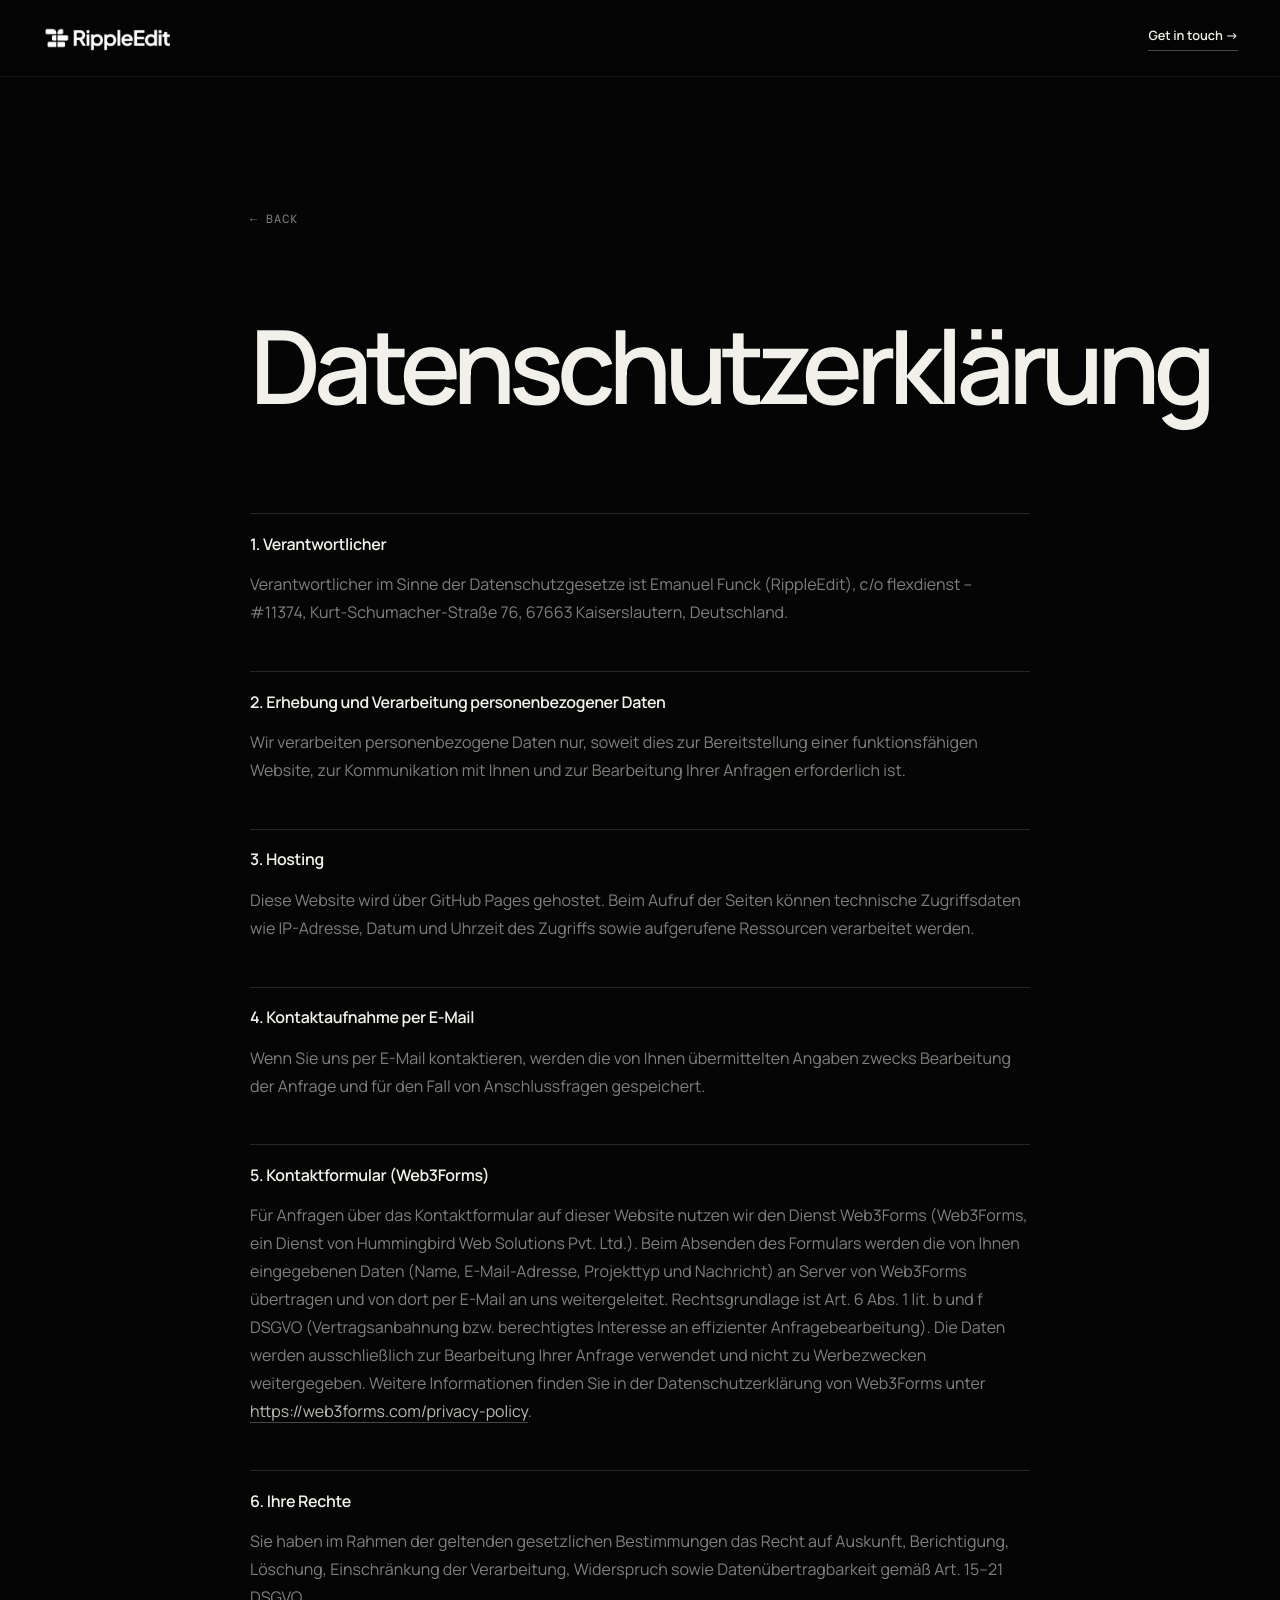
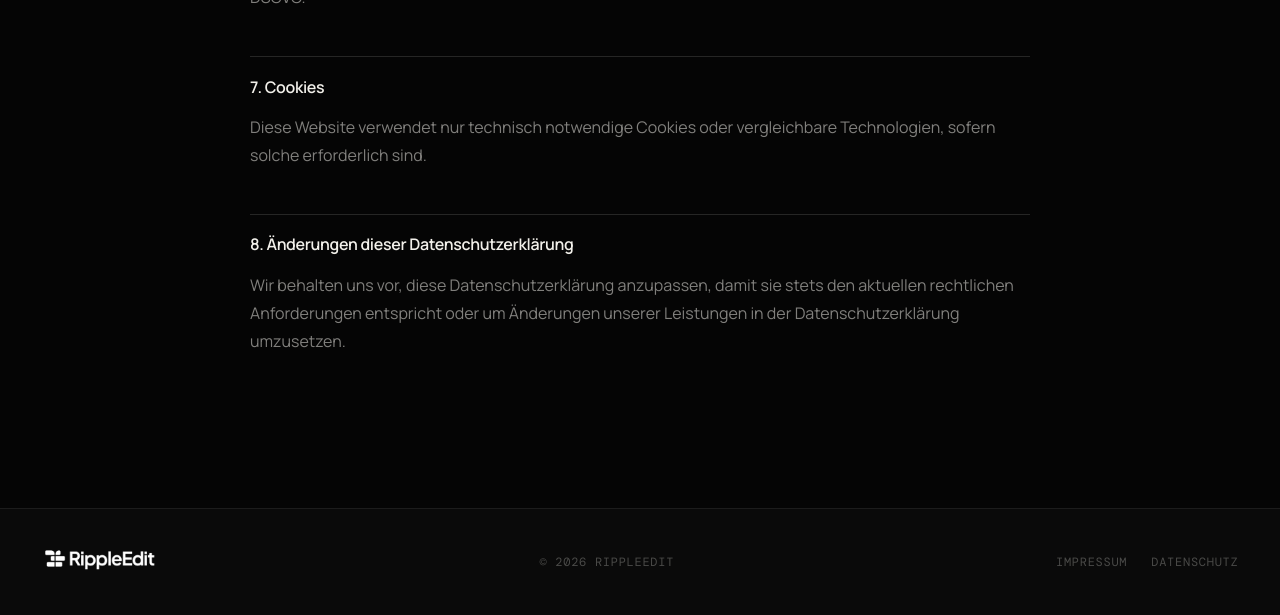
<file: datenschutz.html>
<!DOCTYPE html>
<html lang="de">
  <head>
    <meta charset="UTF-8" />
    <meta name="viewport" content="width=device-width, initial-scale=1.0" />
    <meta name="description" content="Datenschutzerklärung von RippleEdit." />
    <title>Datenschutzerklärung | RippleEdit</title>
    <link rel="icon" type="image/png" href="assets/favicon.png" />
    <link rel="preconnect" href="https://fonts.googleapis.com" />
    <link rel="preconnect" href="https://fonts.gstatic.com" crossorigin />
    <link href="https://fonts.googleapis.com/css2?family=DM+Mono:wght@400;500&amp;family=Manrope:wght@400;500;600;700&amp;display=swap" rel="stylesheet" />
    <style>
      *, *::before, *::after { box-sizing: border-box; }
      html { scroll-behavior: smooth; }

      body {
        margin: 0;
        background: #09090b;
        color: #f4f4f5;
        font-family: "Inter", system-ui, sans-serif;
        font-size: 0.9375rem;
        line-height: 1.6;
        -webkit-font-smoothing: antialiased;
      }

      a { color: inherit; text-decoration: none; }
      p { margin: 0; }

      /* Nav */
      .nav {
        position: sticky;
        top: 0;
        z-index: 100;
        border-bottom: 1px solid rgba(255,255,255,0.08);
        background: rgba(9,9,11,0.85);
        backdrop-filter: blur(12px);
        -webkit-backdrop-filter: blur(12px);
      }
      .nav-inner {
        width: min(calc(100% - 2rem), 1120px);
        margin: 0 auto;
        height: 68px;
        display: flex;
        align-items: center;
        justify-content: space-between;
      }
      .nav-logo img { display: block; height: 28px; width: auto; }
      .footer-logo img { height: 18px; width: auto; }
      .nav-cta {
        display: inline-flex;
        align-items: center;
        padding: 0.5rem 1rem;
        border-radius: 999px;
        border: 1px solid rgba(255,255,255,0.14);
        font-size: 0.8125rem;
        font-weight: 500;
        color: #f4f4f5;
        transition: border-color 180ms ease, background 180ms ease;
      }
      .nav-cta:hover {
        border-color: rgba(255,255,255,0.3);
        background: rgba(255,255,255,0.04);
      }

      /* Content */
      .legal-wrap {
        width: min(calc(100% - 2rem), 680px);
        margin: 0 auto;
        padding: clamp(3rem, 6vw, 5rem) 0 clamp(4rem, 8vw, 7rem);
      }

      .back-link {
        display: inline-flex;
        align-items: center;
        gap: 0.4rem;
        font-size: 0.8125rem;
        color: #71717a;
        margin-bottom: 2.5rem;
        transition: color 180ms ease;
      }
      .back-link:hover { color: #a1a1aa; }

      h1 {
        font-family: "Plus Jakarta Sans", "Inter", sans-serif;
        font-size: clamp(2rem, 4vw, 2.75rem);
        font-weight: 700;
        letter-spacing: -0.04em;
        line-height: 1.05;
        color: #f4f4f5;
        margin: 0 0 2.5rem;
      }

      h2 {
        font-size: 0.9375rem;
        font-weight: 600;
        color: #f4f4f5;
        letter-spacing: -0.01em;
        margin: 2.25rem 0 0.6rem;
      }

      p {
        color: #a1a1aa;
        line-height: 1.75;
        margin-bottom: 0;
      }

      p + p { margin-top: 0.75rem; }

      .legal-wrap a:not(.back-link):not(.nav-cta) {
        color: #60a5fa;
        border-bottom: 1px solid rgba(96,165,250,0.3);
        transition: border-color 180ms ease;
      }
      .legal-wrap a:not(.back-link):not(.nav-cta):hover {
        border-color: rgba(96,165,250,0.7);
      }

      /* Footer */
      .footer {
        border-top: 1px solid rgba(255,255,255,0.08);
        padding: 2rem 0;
      }
      .footer-inner {
        width: min(calc(100% - 2rem), 1120px);
        margin: 0 auto;
        display: flex;
        align-items: center;
        justify-content: space-between;
        gap: 1.5rem;
        flex-wrap: wrap;
      }
      .footer-copy {
        font-size: 0.8125rem;
        color: #71717a;
      }
      .footer-legal {
        display: flex;
        gap: 1.5rem;
      }
      .footer-legal a {
        font-size: 0.8125rem;
        color: #71717a;
        transition: color 180ms ease;
      }
      .footer-legal a:hover { color: #a1a1aa; }
    </style>
    <link rel="stylesheet" href="css/tokens.css" />
    <link rel="stylesheet" href="css/legal.css" />
  </head>
  <body>

    <header class="nav">
      <div class="nav-inner">
        <a href="index.html" class="nav-logo" aria-label="RippleEdit home">
          <img src="assets/logotype.png" alt="RippleEdit" height="20" />
        </a>
        <a href="index.html#contact" class="nav-cta">Get in touch →</a>
      </div>
    </header>

    <main>
      <div class="legal-wrap">
        <a href="index.html" class="back-link">← Back</a>

        <h1>Datenschutzerklärung</h1>

        <h2>1. Verantwortlicher</h2>
        <p>Verantwortlicher im Sinne der Datenschutzgesetze ist Emanuel Funck (RippleEdit), c/o flexdienst – #11374, Kurt-Schumacher-Straße 76, 67663 Kaiserslautern, Deutschland.</p>

        <h2>2. Erhebung und Verarbeitung personenbezogener Daten</h2>
        <p>Wir verarbeiten personenbezogene Daten nur, soweit dies zur Bereitstellung einer funktionsfähigen Website, zur Kommunikation mit Ihnen und zur Bearbeitung Ihrer Anfragen erforderlich ist.</p>

        <h2>3. Hosting</h2>
        <p>Diese Website wird über GitHub Pages gehostet. Beim Aufruf der Seiten können technische Zugriffsdaten wie IP-Adresse, Datum und Uhrzeit des Zugriffs sowie aufgerufene Ressourcen verarbeitet werden.</p>

        <h2>4. Kontaktaufnahme per E-Mail</h2>
        <p>Wenn Sie uns per E-Mail kontaktieren, werden die von Ihnen übermittelten Angaben zwecks Bearbeitung der Anfrage und für den Fall von Anschlussfragen gespeichert.</p>

        <h2>5. Kontaktformular (Web3Forms)</h2>
        <p>Für Anfragen über das Kontaktformular auf dieser Website nutzen wir den Dienst Web3Forms (Web3Forms, ein Dienst von Hummingbird Web Solutions Pvt. Ltd.). Beim Absenden des Formulars werden die von Ihnen eingegebenen Daten (Name, E-Mail-Adresse, Projekttyp und Nachricht) an Server von Web3Forms übertragen und von dort per E-Mail an uns weitergeleitet. Rechtsgrundlage ist Art. 6 Abs. 1 lit. b und f DSGVO (Vertragsanbahnung bzw. berechtigtes Interesse an effizienter Anfragebearbeitung). Die Daten werden ausschließlich zur Bearbeitung Ihrer Anfrage verwendet und nicht zu Werbezwecken weitergegeben. Weitere Informationen finden Sie in der Datenschutzerklärung von Web3Forms unter <a href="https://web3forms.com/privacy-policy" target="_blank" rel="noopener noreferrer">https://web3forms.com/privacy-policy</a>.</p>

        <h2>6. Ihre Rechte</h2>
        <p>Sie haben im Rahmen der geltenden gesetzlichen Bestimmungen das Recht auf Auskunft, Berichtigung, Löschung, Einschränkung der Verarbeitung, Widerspruch sowie Datenübertragbarkeit gemäß Art. 15–21 DSGVO.</p>

        <h2>7. Cookies</h2>
        <p>Diese Website verwendet nur technisch notwendige Cookies oder vergleichbare Technologien, sofern solche erforderlich sind.</p>

        <h2>8. Änderungen dieser Datenschutzerklärung</h2>
        <p>Wir behalten uns vor, diese Datenschutzerklärung anzupassen, damit sie stets den aktuellen rechtlichen Anforderungen entspricht oder um Änderungen unserer Leistungen in der Datenschutzerklärung umzusetzen.</p>
      </div>
    </main>

    <footer class="footer">
      <div class="footer-inner">
        <a href="index.html" aria-label="Back to top">
          <img src="assets/logotype.png" alt="RippleEdit" height="16" />
        </a>
        <p class="footer-copy">© 2026 RippleEdit</p>
        <nav class="footer-legal" aria-label="Legal">
          <a href="impressum.html">Impressum</a>
          <a href="datenschutz.html">Datenschutz</a>
        </nav>
      </div>
    </footer>

  </body>
</html>
</file>
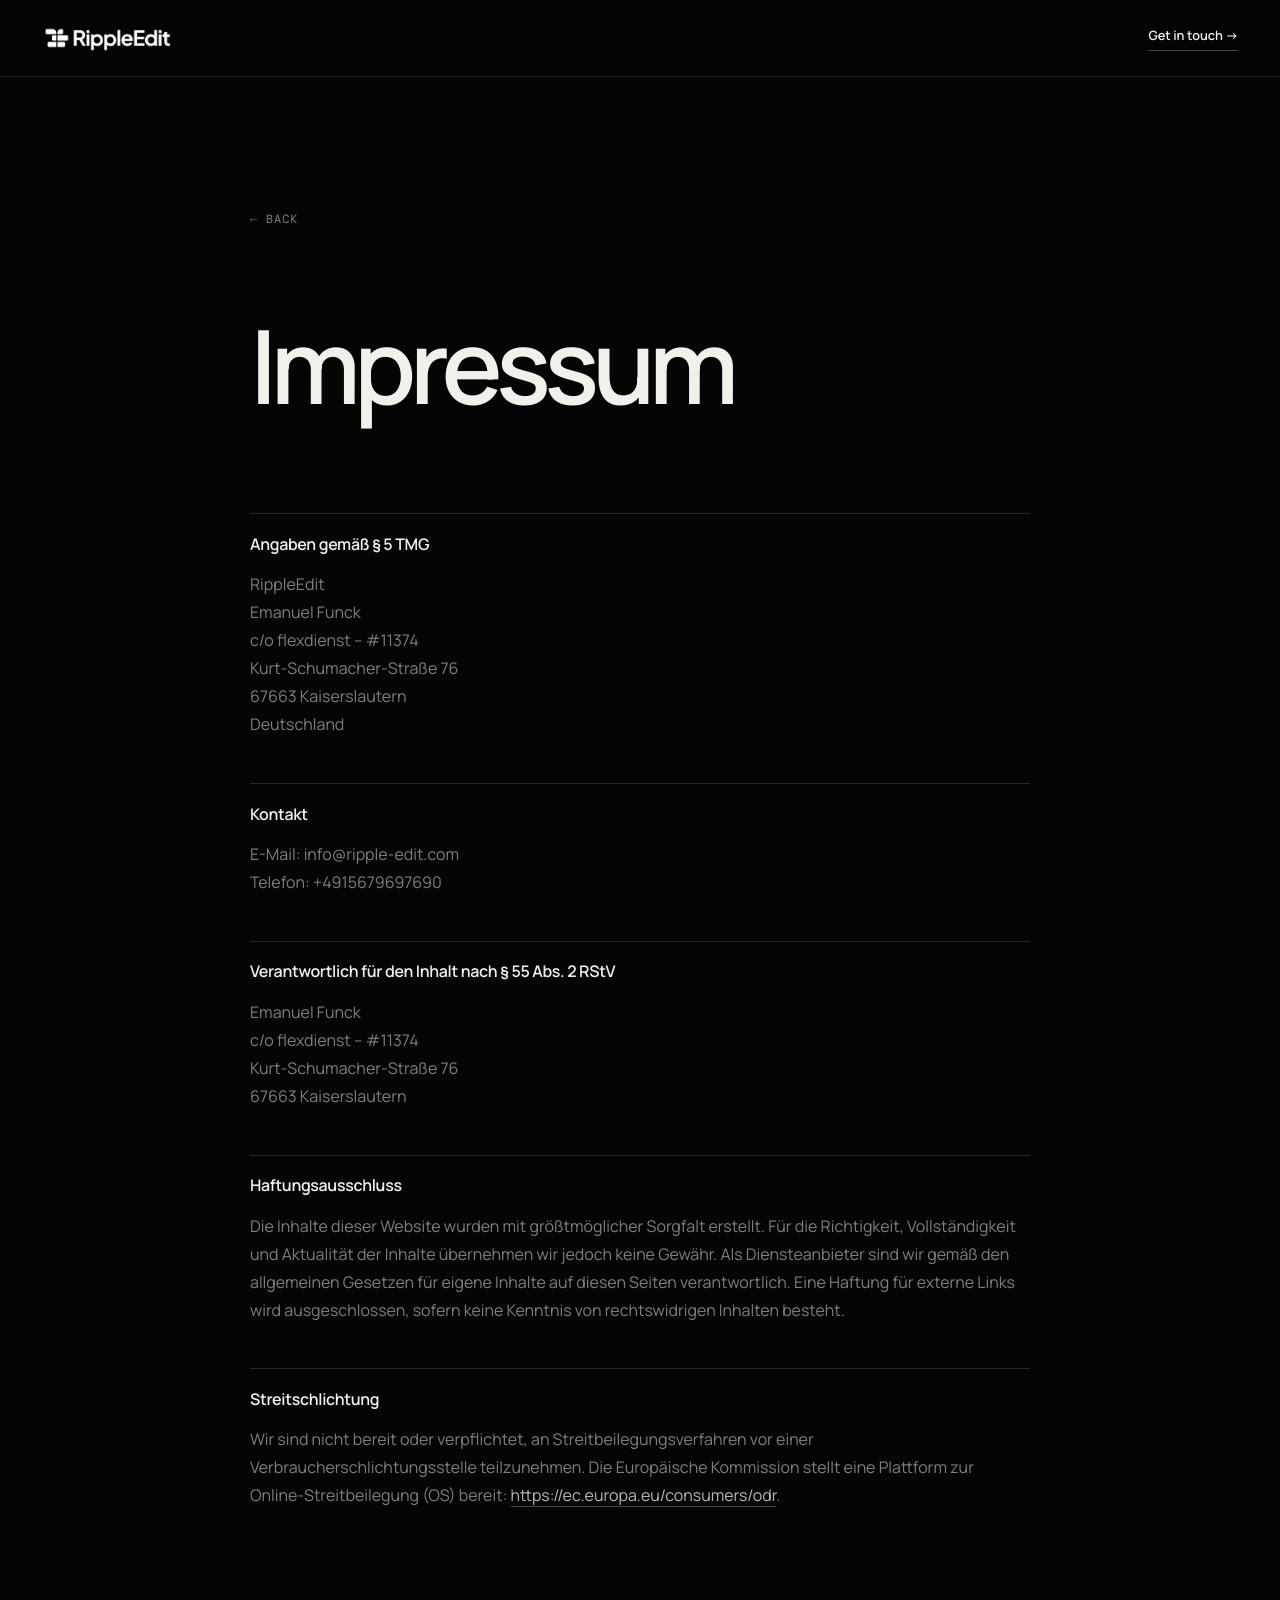
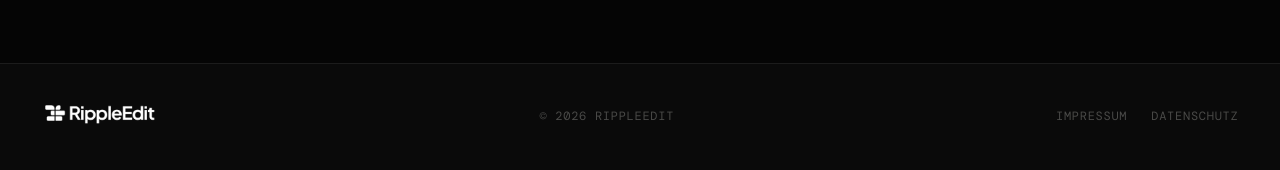
<file: impressum.html>
<!DOCTYPE html>
<html lang="de">
  <head>
    <meta charset="UTF-8" />
    <meta name="viewport" content="width=device-width, initial-scale=1.0" />
    <meta name="description" content="Impressum von RippleEdit." />
    <title>Impressum | RippleEdit</title>
    <link rel="icon" type="image/png" href="assets/favicon.png" />
    <link rel="preconnect" href="https://fonts.googleapis.com" />
    <link rel="preconnect" href="https://fonts.gstatic.com" crossorigin />
    <link href="https://fonts.googleapis.com/css2?family=DM+Mono:wght@400;500&amp;family=Manrope:wght@400;500;600;700&amp;display=swap" rel="stylesheet" />
    <style>
      *, *::before, *::after { box-sizing: border-box; }
      html { scroll-behavior: smooth; }

      body {
        margin: 0;
        background: #09090b;
        color: #f4f4f5;
        font-family: "Inter", system-ui, sans-serif;
        font-size: 0.9375rem;
        line-height: 1.6;
        -webkit-font-smoothing: antialiased;
      }

      a { color: inherit; text-decoration: none; }
      p { margin: 0; }

      /* Nav */
      .nav {
        position: sticky;
        top: 0;
        z-index: 100;
        border-bottom: 1px solid rgba(255,255,255,0.08);
        background: rgba(9,9,11,0.85);
        backdrop-filter: blur(12px);
        -webkit-backdrop-filter: blur(12px);
      }
      .nav-inner {
        width: min(calc(100% - 2rem), 1120px);
        margin: 0 auto;
        height: 68px;
        display: flex;
        align-items: center;
        justify-content: space-between;
      }
      .nav-logo img { display: block; height: 28px; width: auto; }
      .footer-logo img { height: 18px; width: auto; }
      .nav-cta {
        display: inline-flex;
        align-items: center;
        padding: 0.5rem 1rem;
        border-radius: 999px;
        border: 1px solid rgba(255,255,255,0.14);
        font-size: 0.8125rem;
        font-weight: 500;
        color: #f4f4f5;
        transition: border-color 180ms ease, background 180ms ease;
      }
      .nav-cta:hover {
        border-color: rgba(255,255,255,0.3);
        background: rgba(255,255,255,0.04);
      }

      /* Content */
      .legal-wrap {
        width: min(calc(100% - 2rem), 680px);
        margin: 0 auto;
        padding: clamp(3rem, 6vw, 5rem) 0 clamp(4rem, 8vw, 7rem);
      }

      .back-link {
        display: inline-flex;
        align-items: center;
        gap: 0.4rem;
        font-size: 0.8125rem;
        color: #71717a;
        margin-bottom: 2.5rem;
        transition: color 180ms ease;
      }
      .back-link:hover { color: #a1a1aa; }

      h1 {
        font-family: "Plus Jakarta Sans", "Inter", sans-serif;
        font-size: clamp(2rem, 4vw, 2.75rem);
        font-weight: 700;
        letter-spacing: -0.04em;
        line-height: 1.05;
        color: #f4f4f5;
        margin: 0 0 2.5rem;
      }

      h2 {
        font-size: 0.9375rem;
        font-weight: 600;
        color: #f4f4f5;
        letter-spacing: -0.01em;
        margin: 2.25rem 0 0.6rem;
      }

      p {
        color: #a1a1aa;
        line-height: 1.75;
        margin-bottom: 0;
      }

      p + p { margin-top: 0.75rem; }

      .legal-wrap a:not(.back-link):not(.nav-cta) {
        color: #60a5fa;
        border-bottom: 1px solid rgba(96,165,250,0.3);
        transition: border-color 180ms ease;
      }
      .legal-wrap a:not(.back-link):not(.nav-cta):hover {
        border-color: rgba(96,165,250,0.7);
      }

      /* Footer */
      .footer {
        border-top: 1px solid rgba(255,255,255,0.08);
        padding: 2rem 0;
      }
      .footer-inner {
        width: min(calc(100% - 2rem), 1120px);
        margin: 0 auto;
        display: flex;
        align-items: center;
        justify-content: space-between;
        gap: 1.5rem;
        flex-wrap: wrap;
      }
      .footer-copy {
        font-size: 0.8125rem;
        color: #71717a;
      }
      .footer-legal {
        display: flex;
        gap: 1.5rem;
      }
      .footer-legal a {
        font-size: 0.8125rem;
        color: #71717a;
        transition: color 180ms ease;
      }
      .footer-legal a:hover { color: #a1a1aa; }
    </style>
    <link rel="stylesheet" href="css/tokens.css" />
    <link rel="stylesheet" href="css/legal.css" />
  </head>
  <body>

    <header class="nav">
      <div class="nav-inner">
        <a href="index.html" class="nav-logo" aria-label="RippleEdit home">
          <img src="assets/logotype.png" alt="RippleEdit" height="20" />
        </a>
        <a href="index.html#contact" class="nav-cta">Get in touch →</a>
      </div>
    </header>

    <main>
      <div class="legal-wrap">
        <a href="index.html" class="back-link">← Back</a>

        <h1>Impressum</h1>

        <h2>Angaben gemäß § 5 TMG</h2>
        <p>RippleEdit<br />Emanuel Funck<br />c/o flexdienst – #11374<br />Kurt-Schumacher-Straße 76<br />67663 Kaiserslautern<br />Deutschland</p>

        <h2>Kontakt</h2>
        <p>E-Mail: info@ripple-edit.com<br />Telefon: +4915679697690</p>

        <h2>Verantwortlich für den Inhalt nach § 55 Abs. 2 RStV</h2>
        <p>Emanuel Funck<br />c/o flexdienst – #11374<br />Kurt-Schumacher-Straße 76<br />67663 Kaiserslautern</p>

        <h2>Haftungsausschluss</h2>
        <p>Die Inhalte dieser Website wurden mit größtmöglicher Sorgfalt erstellt. Für die Richtigkeit, Vollständigkeit und Aktualität der Inhalte übernehmen wir jedoch keine Gewähr. Als Diensteanbieter sind wir gemäß den allgemeinen Gesetzen für eigene Inhalte auf diesen Seiten verantwortlich. Eine Haftung für externe Links wird ausgeschlossen, sofern keine Kenntnis von rechtswidrigen Inhalten besteht.</p>

        <h2>Streitschlichtung</h2>
        <p>Wir sind nicht bereit oder verpflichtet, an Streitbeilegungsverfahren vor einer Verbraucherschlichtungsstelle teilzunehmen. Die Europäische Kommission stellt eine Plattform zur Online-Streitbeilegung (OS) bereit: <a href="https://ec.europa.eu/consumers/odr" target="_blank" rel="noopener noreferrer">https://ec.europa.eu/consumers/odr</a>.</p>
      </div>
    </main>

    <footer class="footer">
      <div class="footer-inner">
        <a href="index.html" aria-label="Back to top">
          <img src="assets/logotype.png" alt="RippleEdit" height="16" />
        </a>
        <p class="footer-copy">© 2026 RippleEdit</p>
        <nav class="footer-legal" aria-label="Legal">
          <a href="impressum.html">Impressum</a>
          <a href="datenschutz.html">Datenschutz</a>
        </nav>
      </div>
    </footer>

  </body>
</html>
</file>
<file: css/tokens.css>
:root {
  --black: #050505;
  --black-soft: #0a0a0a;
  --panel: #101010;
  --white: #f2f0ea;
  --white-88: rgba(242, 240, 234, 0.88);
  --white-76: rgba(242, 240, 234, 0.76);
  --white-64: rgba(242, 240, 234, 0.64);
  --white-52: rgba(242, 240, 234, 0.52);
  --white-28: rgba(242, 240, 234, 0.28);
  --white-14: rgba(242, 240, 234, 0.14);
  --white-08: rgba(242, 240, 234, 0.08);
  --signal: #ff3d17;
  --font-sans: "Manrope", "Helvetica Neue", Arial, sans-serif;
  --font-mono: "DM Mono", "SFMono-Regular", Consolas, monospace;
  --gutter: clamp(1rem, 3.25vw, 3.5rem);
  /* Sections open with air and close tight, so the space between two of them
     reads as one considered gap rather than two paddings meeting. */
  --section-lead: clamp(4.5rem, 7.5vw, 8rem);
  --section-tail: clamp(2.5rem, 4.2vw, 4.5rem);
  --radius-small: 4px;
  --radius-media: 10px;
  --radius-control: 999px;
  /* Type floor for mono UI labels. Nothing in the interface goes below this. */
  --fs-label: 0.75rem;
  --fs-small: 0.8125rem;
  --fs-body: 0.9375rem;
  --ease-out: cubic-bezier(0.16, 1, 0.3, 1);
  --ease-cut: cubic-bezier(0.76, 0, 0.24, 1);
  --max-width: 1760px;
}
</file>
<file: css/legal.css>
html { color-scheme: dark; background: var(--black); }

body {
  min-width: 320px;
  background: var(--black);
  color: var(--white);
  font-family: var(--font-sans);
  font-size: 1rem;
  line-height: 1.6;
  text-rendering: geometricPrecision;
}

::selection { background: var(--white); color: var(--black); }

:focus-visible {
  outline: 1px solid var(--white);
  outline-offset: 4px;
}

.nav {
  border-bottom-color: var(--white-08);
  background: rgba(5, 5, 5, 0.82);
  backdrop-filter: blur(18px);
}

.nav-inner,
.footer-inner {
  width: 100%;
  max-width: var(--max-width);
  padding-inline: var(--gutter);
}

.nav-inner { height: 76px; }
.nav-logo img { width: 132px; height: auto; }

.nav-cta {
  padding: 0 0 0.3rem;
  border: 0;
  border-bottom: 1px solid var(--white-28);
  border-radius: 0;
  color: var(--white);
  font-size: 0.8rem;
  font-weight: 600;
}

.nav-cta:hover { border-color: var(--white); background: transparent; }

.legal-wrap {
  width: min(calc(100% - var(--gutter) - var(--gutter)), 780px);
  padding: clamp(5rem, 10vw, 9rem) 0 clamp(6rem, 12vw, 11rem);
}

.back-link {
  margin-bottom: clamp(3rem, 7vw, 6rem);
  color: var(--white-52);
  font-family: var(--font-mono);
  font-size: 0.75rem;
  letter-spacing: 0.07em;
  text-transform: uppercase;
}

.back-link:hover { color: var(--white); }

h1 {
  margin-bottom: clamp(4rem, 8vw, 7rem);
  color: var(--white);
  font-family: var(--font-sans);
  font-size: clamp(3.7rem, 8vw, 7.5rem);
  font-weight: 600;
  line-height: 0.9;
  letter-spacing: -0.065em;
}

h2 {
  margin: 2.8rem 0 0.8rem;
  padding-top: 1.1rem;
  border-top: 1px solid var(--white-14);
  color: var(--white);
  font-size: 1rem;
  font-weight: 600;
  letter-spacing: -0.02em;
}

p { color: var(--white-52); line-height: 1.75; }

.legal-wrap a:not(.back-link):not(.nav-cta) {
  color: var(--white-76);
  border-bottom-color: var(--white-28);
}

.legal-wrap a:not(.back-link):not(.nav-cta):hover { border-bottom-color: var(--white); }

.footer {
  border-top-color: var(--white-08);
  background: var(--black-soft);
  padding-block: 2.25rem;
}

.footer-logo img,
.footer-inner > a img { width: 116px; height: auto; }
.footer-copy,
.footer-legal a { color: var(--white-28); font-family: var(--font-mono); font-size: 0.75rem; letter-spacing: 0.06em; text-transform: uppercase; }
.footer-legal a:hover { color: var(--white); }

@media (max-width: 600px) {
  .nav-inner { height: 66px; }
  .nav-logo img { width: 116px; }
  h1 { font-size: clamp(3.4rem, 16vw, 5rem); }
}
</file>
